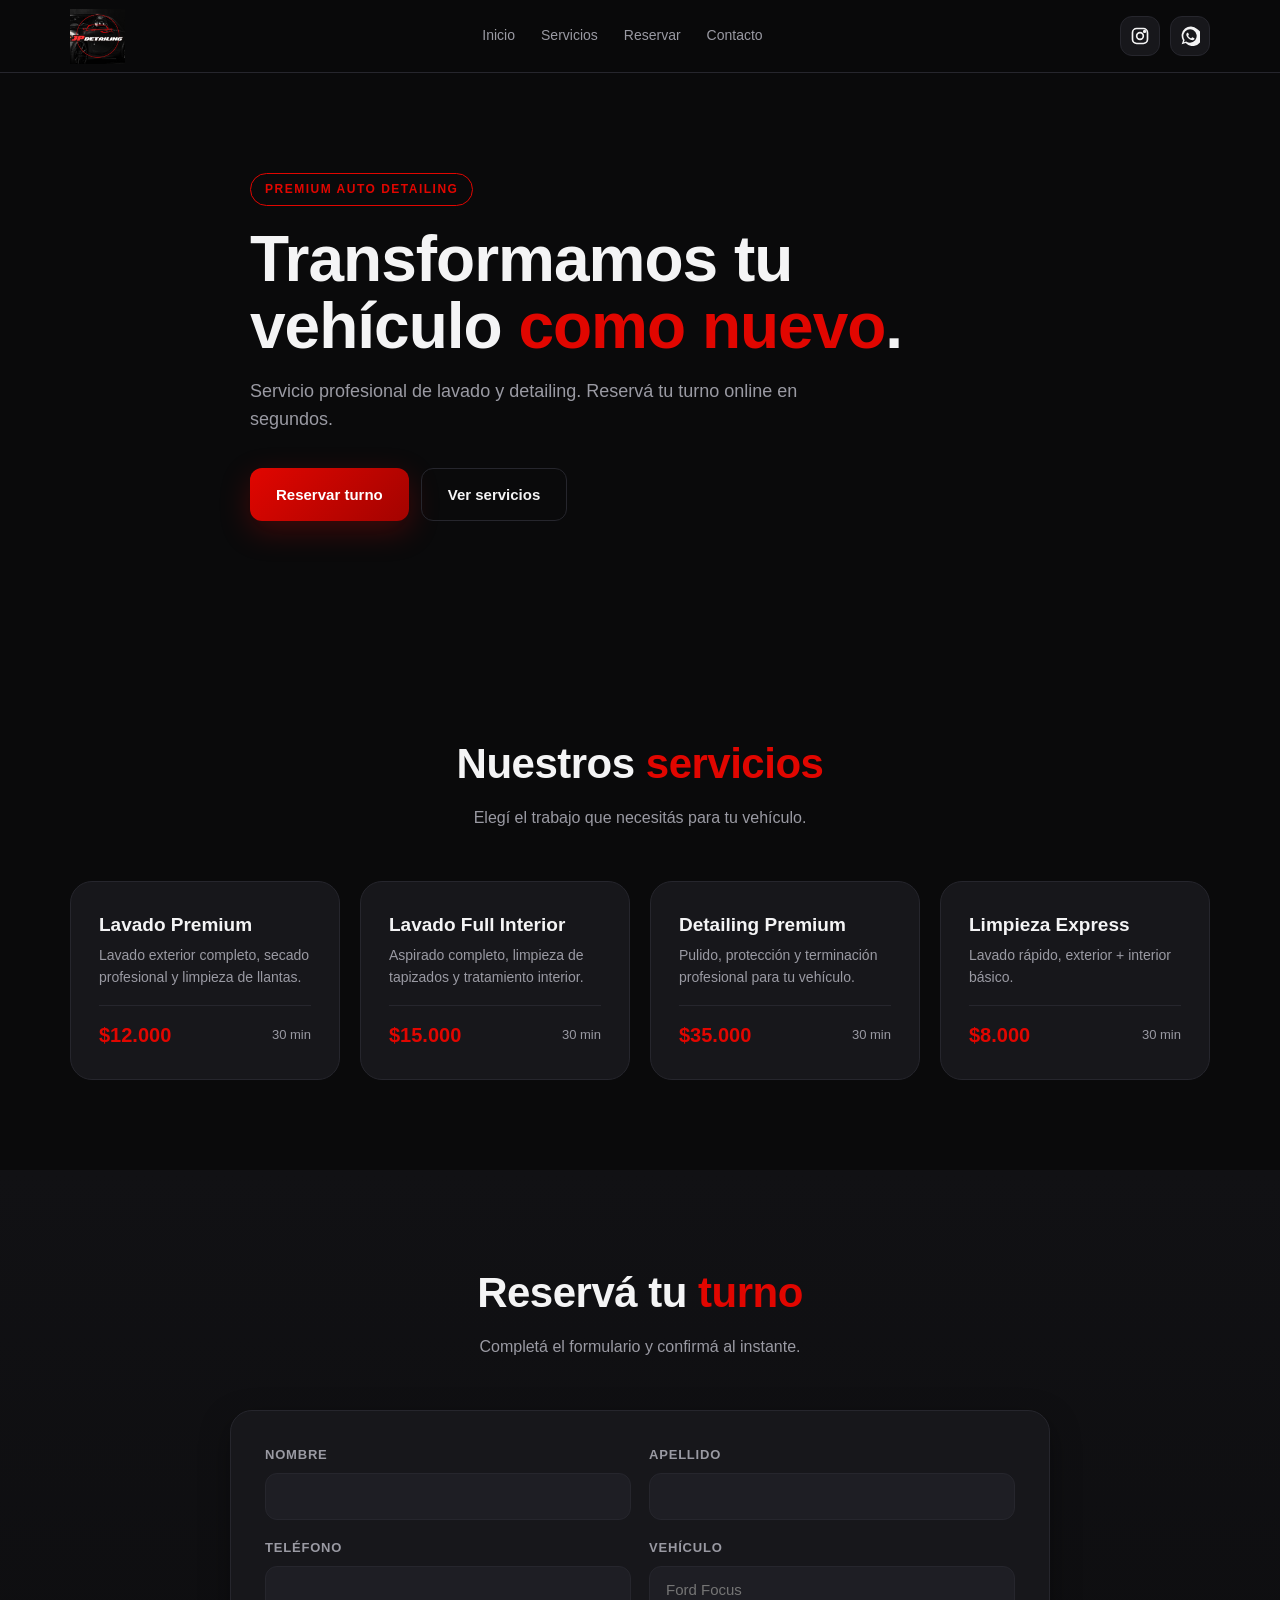
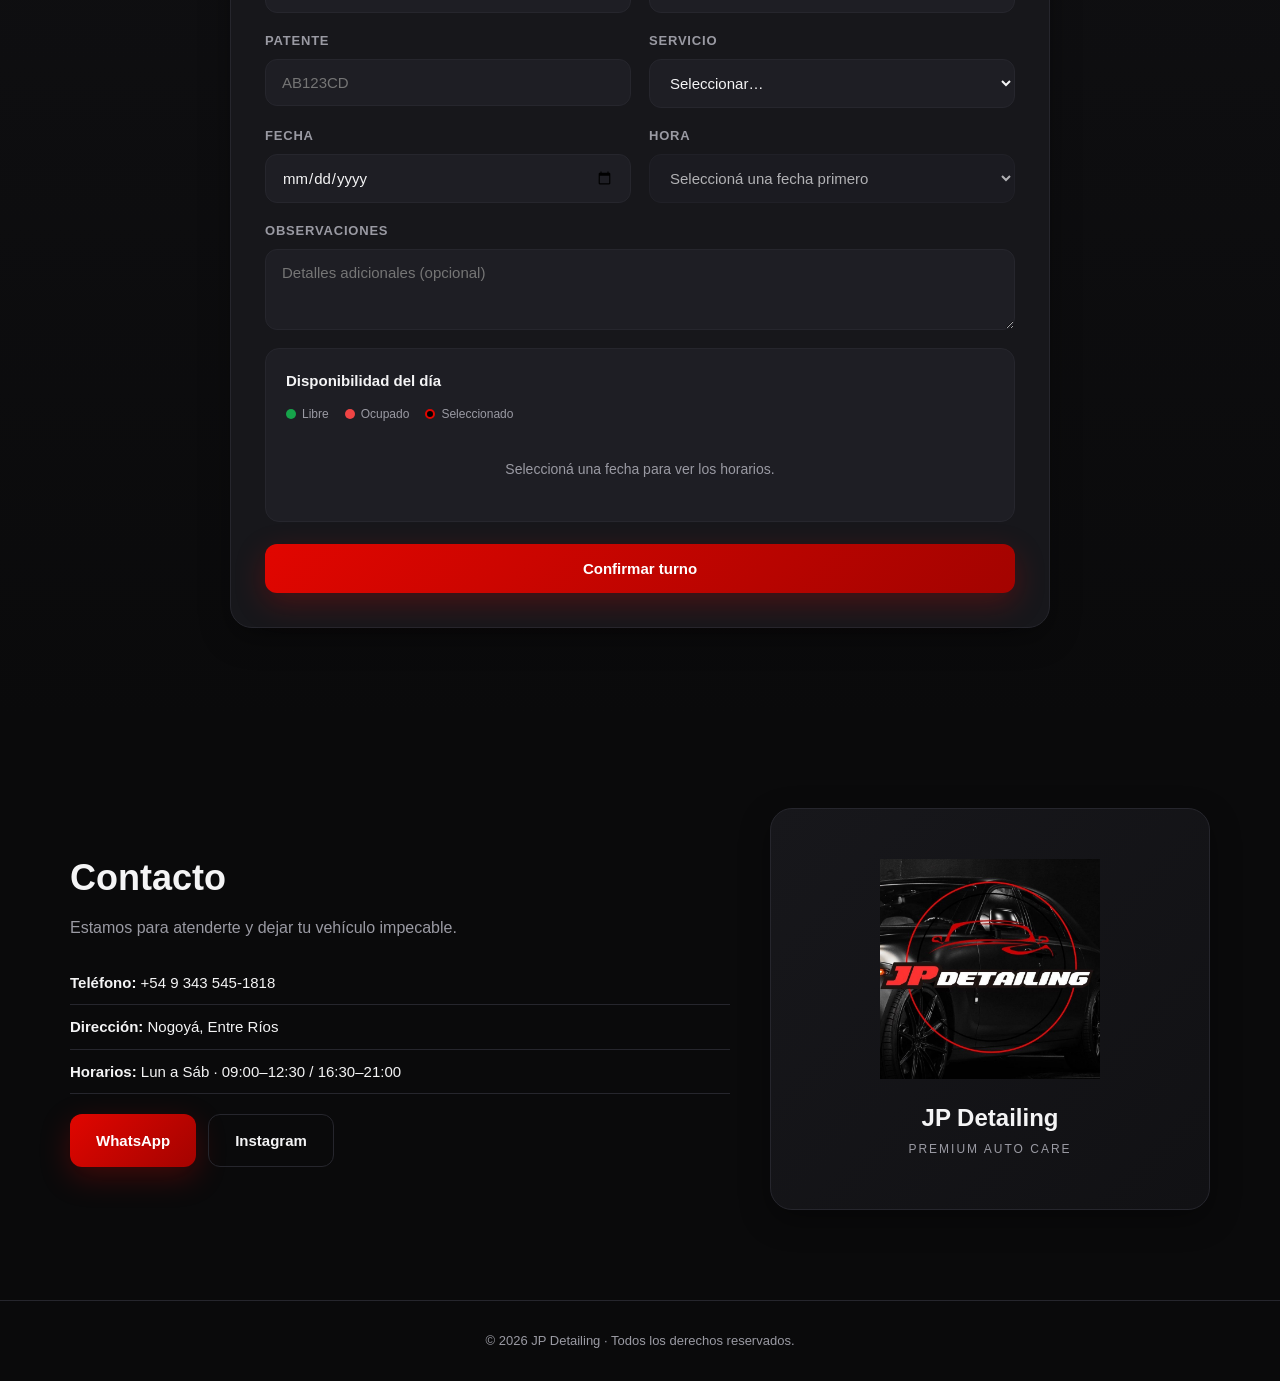
<file: index.html>
<!DOCTYPE html>
<html lang="es">
<head>
<meta charset="UTF-8" />
<meta name="viewport" content="width=device-width, initial-scale=1.0" />
<title>JP Detailing — Turnos Premium</title>
<meta name="description" content="Reservá tu turno en JP Detailing. Lavado premium, detailing y cuidado profesional de tu vehículo." />
<link rel="stylesheet" href="/style.css" />
</head>
<body>

<!-- HEADER -->
<header class="header">
  <div class="container header-inner">
    <a href="#inicio" class="logo">
    <img src="logolavadero.jpg" alt="JP Detailing" class="logo-img">
</a>
    <nav class="nav" id="nav">
      <a href="#inicio">Inicio</a>
      <a href="#servicios">Servicios</a>
      <a href="#reservar">Reservar</a>
      <a href="#contacto">Contacto</a>
    </nav>
    <div class="header-actions">
      <a class="btn-icon" href="https://instagram.com/jpdetailing" target="_blank" rel="noopener" aria-label="Instagram">
        <svg viewBox="0 0 24 24" fill="none" stroke="currentColor" stroke-width="2"><rect x="3" y="3" width="18" height="18" rx="5"/><circle cx="12" cy="12" r="4"/><circle cx="17.5" cy="6.5" r="1" fill="currentColor"/></svg>
      </a>
      <a class="btn-icon whatsapp" href="https://wa.me/5493435451818" target="_blank" rel="noopener" aria-label="WhatsApp">
        <svg viewBox="0 0 24 24" fill="currentColor"><path d="M20.5 3.5A11 11 0 003.6 17.3L2 22l4.9-1.6A11 11 0 1020.5 3.5zM12 20a8 8 0 01-4.1-1.1l-.3-.2-2.9.9.9-2.8-.2-.3A8 8 0 1112 20zm4.4-5.6c-.2-.1-1.4-.7-1.6-.8-.2-.1-.4-.1-.5.1-.2.2-.6.8-.7.9-.1.1-.3.2-.5.1-.2-.1-1-.4-1.9-1.2-.7-.6-1.2-1.4-1.3-1.6-.1-.2 0-.4.1-.5l.4-.4c.1-.1.2-.3.2-.4.1-.2 0-.3 0-.4l-.7-1.7c-.2-.5-.4-.4-.5-.4h-.4c-.2 0-.4.1-.6.3-.2.2-.8.8-.8 2s.8 2.3.9 2.4c.1.2 1.7 2.6 4.2 3.6.6.3 1 .4 1.4.5.6.2 1.1.2 1.5.1.5-.1 1.4-.6 1.6-1.1.2-.5.2-1 .1-1.1-.1-.1-.3-.2-.5-.3z"/></svg>
      </a>
      <button class="burger" id="burger" aria-label="Menú">
        <span></span><span></span><span></span>
      </button>
    </div>
  </div>
</header>

<!-- HERO -->
<section class="hero" id="inicio">
  <div class="hero-bg"></div>
  <div class="container hero-content">
    <span class="tag">Premium Auto Detailing</span>
    <h1>Transformamos tu vehículo <span class="accent">como nuevo</span>.</h1>
    <p>Servicio profesional de lavado y detailing. Reservá tu turno online en segundos.</p>
    <div class="hero-actions">
      <a href="#reservar" class="btn btn-primary">Reservar turno</a>
      <a href="#servicios" class="btn btn-ghost">Ver servicios</a>
    </div>
  </div>
</section>

<!-- SERVICIOS -->
<section class="section" id="servicios">
  <div class="container">
    <div class="section-head">
      <h2>Nuestros <span class="accent">servicios</span></h2>
      <p>Elegí el trabajo que necesitás para tu vehículo.</p>
    </div>
    <div class="services-grid" id="serviciosGrid"></div>
  </div>
</section>

<!-- RESERVAR -->
<section class="section section-dark" id="reservar">
  <div class="container">
    <div class="section-head">
      <h2>Reservá tu <span class="accent">turno</span></h2>
      <p>Completá el formulario y confirmá al instante.</p>
    </div>

    <form class="reserva-form" id="reservaForm" novalidate>
      <div class="grid-2">
        <div class="field">
          <label for="nombre">Nombre</label>
          <input id="nombre" name="nombre" type="text" required />
        </div>
        <div class="field">
          <label for="apellido">Apellido</label>
          <input id="apellido" name="apellido" type="text" required />
        </div>
        <div class="field">
          <label for="telefono">Teléfono</label>
          <input id="telefono" name="telefono" type="tel" required />
        </div>
        <div class="field">
          <label for="vehiculo">Vehículo</label>
          <input id="vehiculo" name="vehiculo" type="text" placeholder="Ford Focus" required />
        </div>
        <div class="field">
          <label for="patente">Patente</label>
          <input id="patente" name="patente" type="text" placeholder="AB123CD" required />
        </div>
        <div class="field">
          <label for="servicio">Servicio</label>
          <select id="servicio" name="servicio" required>
            <option value="">Seleccionar…</option>
          </select>
        </div>
        <div class="field">
          <label for="fecha">Fecha</label>
          <input id="fecha" name="fecha" type="date" required />
        </div>
        <div class="field">
          <label for="hora">Hora</label>
          <select id="hora" name="hora" required disabled>
            <option value="">Seleccioná una fecha primero</option>
          </select>
        </div>
      </div>

      <div class="field">
        <label for="observaciones">Observaciones</label>
        <textarea id="observaciones" name="observaciones" rows="3" placeholder="Detalles adicionales (opcional)"></textarea>
      </div>

      <div class="calendar-block">
        <h3>Disponibilidad del día</h3>
        <div class="legend">
          <span><i class="dot free"></i>Libre</span>
          <span><i class="dot busy"></i>Ocupado</span>
          <span><i class="dot selected"></i>Seleccionado</span>
        </div>
        <div class="slots" id="slots"></div>
      </div>

      <button type="submit" class="btn btn-primary btn-full" id="submitBtn">Confirmar turno</button>
    </form>
  </div>
</section>

<!-- CONTACTO -->
<section class="section" id="contacto">
  <div class="container contact-grid">
    <div>
      <h2>Contacto</h2>
      <p class="muted">Estamos para atenderte y dejar tu vehículo impecable.</p>
      <ul class="contact-list">
        <li><strong>Teléfono:</strong> +54 9 343 545-1818</li>
        <li><strong>Dirección:</strong> Nogoyá, Entre Ríos</li>
        <li><strong>Horarios:</strong> Lun a Sáb · 09:00–12:30 / 16:30–21:00</li>
      </ul>
      <div class="contact-actions">
        <a href="https://wa.me/5493435451818" class="btn btn-primary" target="_blank" rel="noopener">WhatsApp</a>
        <a href="https://instagram.com/jpdetailing" class="btn btn-ghost" target="_blank" rel="noopener">Instagram</a>
      </div>
    </div>
    <div class="contact-card">
      <div class="contact-card-inner">
        <img src="logolavadero.jpg" alt="JP Detailing" class="contact-logo">
        <h3>JP Detailing</h3>
        <p>Premium Auto Care</p>
      </div>
    </div>
  </div>
</section>

<footer class="footer">
  <div class="container">
    <p>© <span id="year"></span> JP Detailing · Todos los derechos reservados.</p>
  </div>
</footer>

<!-- MODAL CONFIRMACION -->
<div class="modal" id="modalConfirm" role="dialog" aria-hidden="true">
  <div class="modal-backdrop"></div>
  <div class="modal-card">
    <div class="modal-check">✓</div>
    <h3>¡Turno reservado correctamente!</h3>
    <p class="muted">JP Detailing recibió tu solicitud.</p>
    <ul class="resume" id="resume"></ul>
    <div class="modal-actions">
      <button class="btn btn-primary" id="modalClose">Listo</button>
    </div>
  </div>
</div>

<!-- ALERTA -->
<div class="alert" id="alert" role="alert"></div>

<!-- LOADING -->
<div class="loading" id="loading" aria-hidden="true"><div class="spinner"></div></div>

<script src="/script.js"></script>
</body>
</html>
</file>
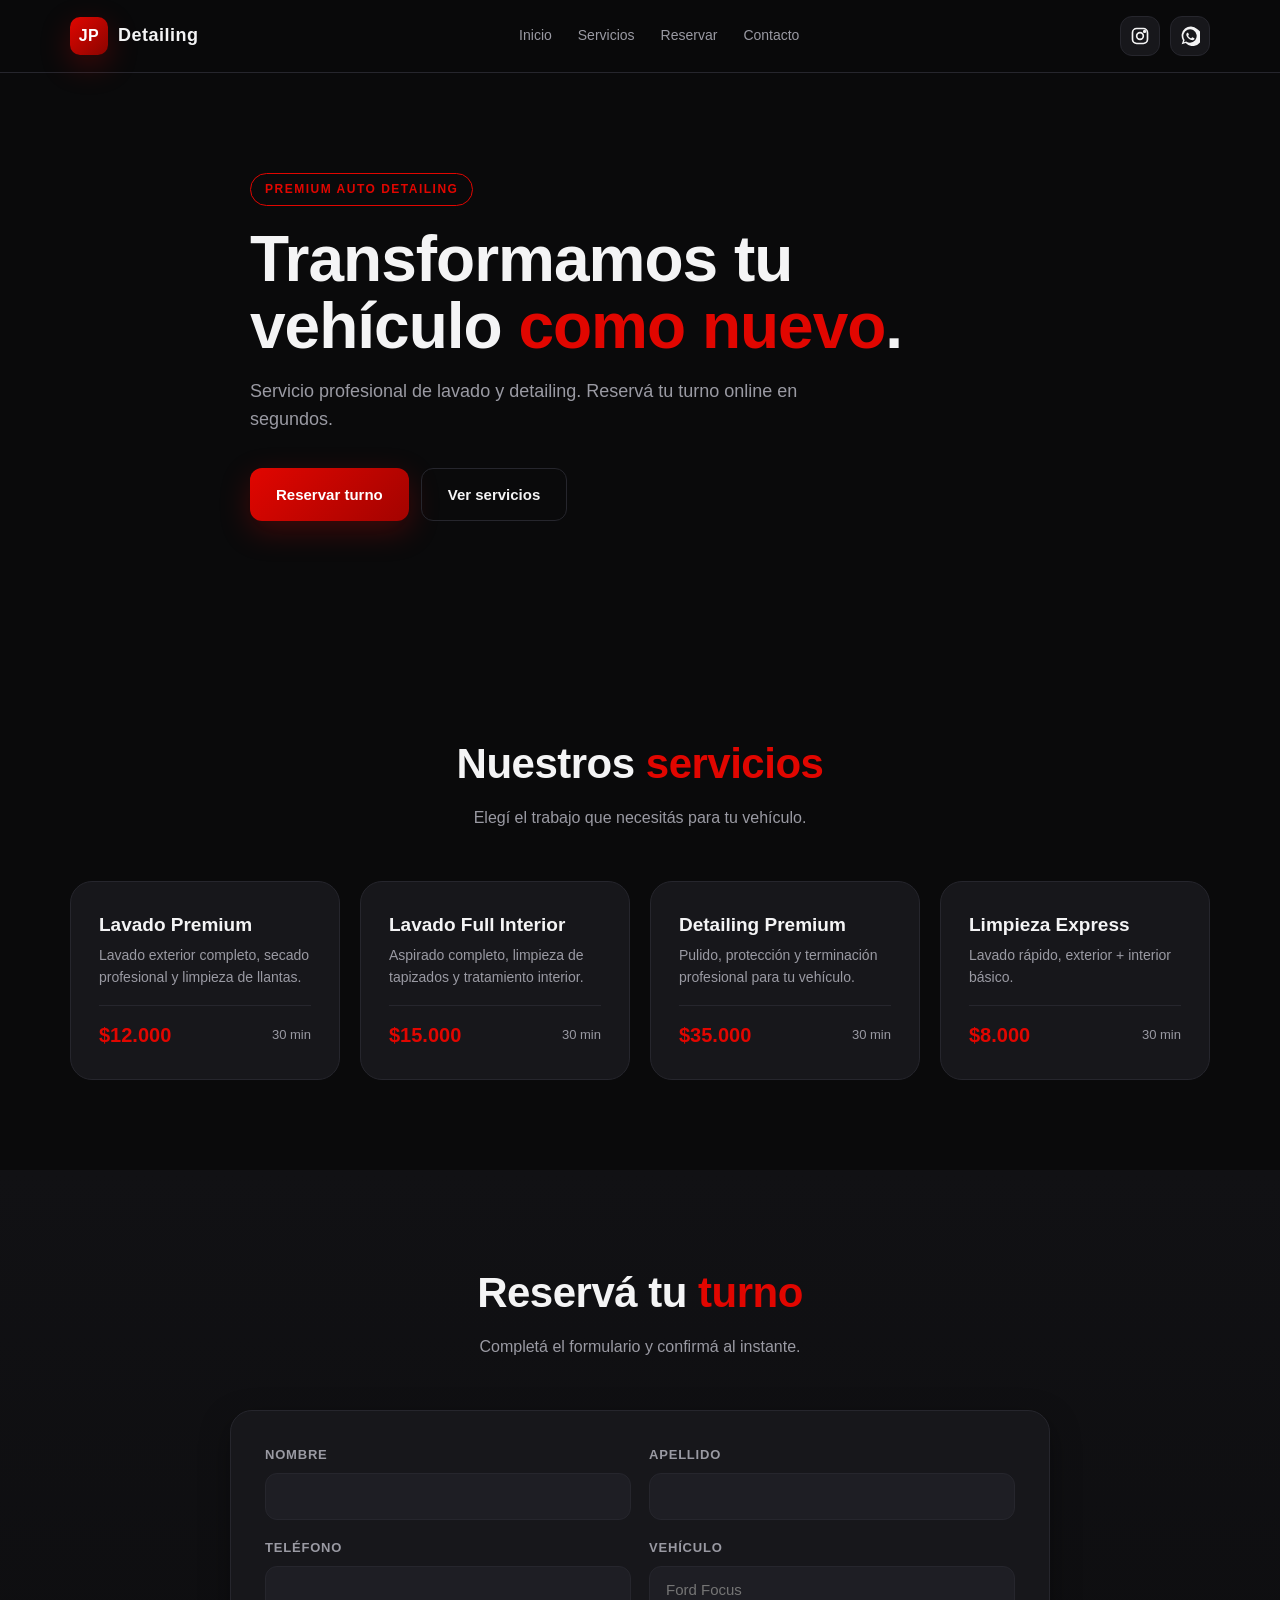
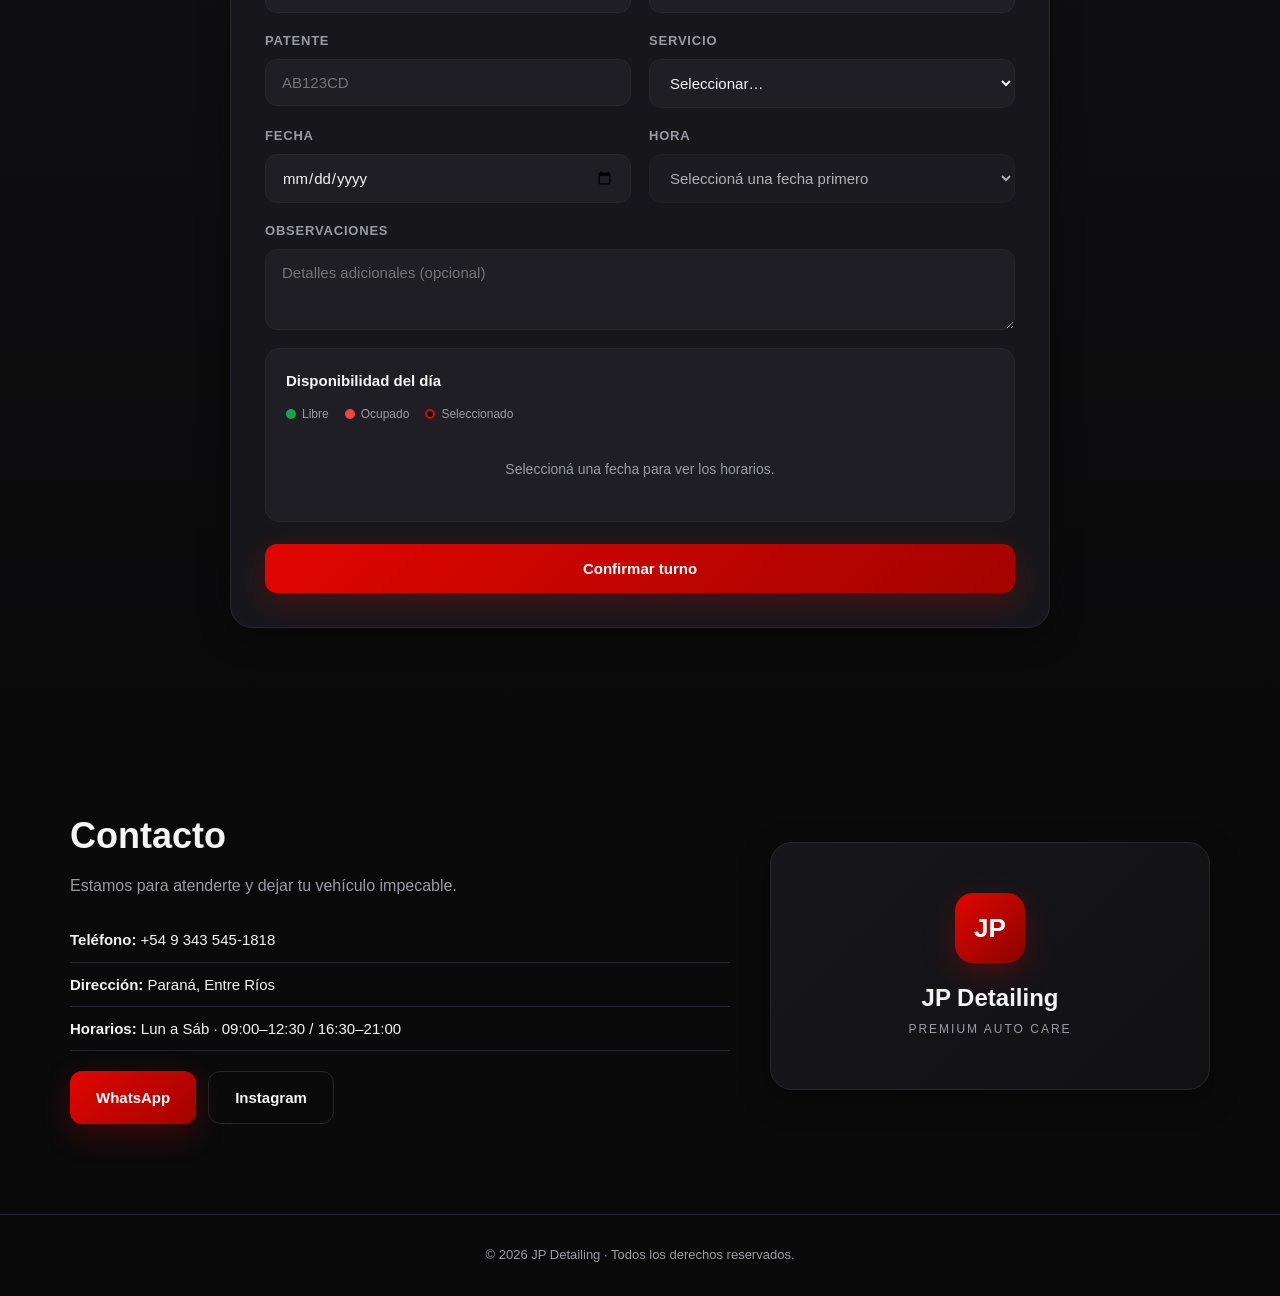
<file: app.html>
<!DOCTYPE html>
<html lang="es">
<head>
<meta charset="UTF-8" />
<meta name="viewport" content="width=device-width, initial-scale=1.0" />
<title>JP Detailing — Turnos Premium</title>
<meta name="description" content="Reservá tu turno en JP Detailing. Lavado premium, detailing y cuidado profesional de tu vehículo." />
<link rel="stylesheet" href="/style.css" />
</head>
<body>

<!-- HEADER -->
<header class="header">
  <div class="container header-inner">
    <a href="#inicio" class="logo">
      <span class="logo-mark">JP</span>
      <span class="logo-text">Detailing</span>
    </a>
    <nav class="nav" id="nav">
      <a href="#inicio">Inicio</a>
      <a href="#servicios">Servicios</a>
      <a href="#reservar">Reservar</a>
      <a href="#contacto">Contacto</a>
    </nav>
    <div class="header-actions">
      <a class="btn-icon" href="https://instagram.com/jpdetailing" target="_blank" rel="noopener" aria-label="Instagram">
        <svg viewBox="0 0 24 24" fill="none" stroke="currentColor" stroke-width="2"><rect x="3" y="3" width="18" height="18" rx="5"/><circle cx="12" cy="12" r="4"/><circle cx="17.5" cy="6.5" r="1" fill="currentColor"/></svg>
      </a>
      <a class="btn-icon whatsapp" href="https://wa.me/5493435451818" target="_blank" rel="noopener" aria-label="WhatsApp">
        <svg viewBox="0 0 24 24" fill="currentColor"><path d="M20.5 3.5A11 11 0 003.6 17.3L2 22l4.9-1.6A11 11 0 1020.5 3.5zM12 20a8 8 0 01-4.1-1.1l-.3-.2-2.9.9.9-2.8-.2-.3A8 8 0 1112 20zm4.4-5.6c-.2-.1-1.4-.7-1.6-.8-.2-.1-.4-.1-.5.1-.2.2-.6.8-.7.9-.1.1-.3.2-.5.1-.2-.1-1-.4-1.9-1.2-.7-.6-1.2-1.4-1.3-1.6-.1-.2 0-.4.1-.5l.4-.4c.1-.1.2-.3.2-.4.1-.2 0-.3 0-.4l-.7-1.7c-.2-.5-.4-.4-.5-.4h-.4c-.2 0-.4.1-.6.3-.2.2-.8.8-.8 2s.8 2.3.9 2.4c.1.2 1.7 2.6 4.2 3.6.6.3 1 .4 1.4.5.6.2 1.1.2 1.5.1.5-.1 1.4-.6 1.6-1.1.2-.5.2-1 .1-1.1-.1-.1-.3-.2-.5-.3z"/></svg>
      </a>
      <button class="burger" id="burger" aria-label="Menú">
        <span></span><span></span><span></span>
      </button>
    </div>
  </div>
</header>

<!-- HERO -->
<section class="hero" id="inicio">
  <div class="hero-bg"></div>
  <div class="container hero-content">
    <span class="tag">Premium Auto Detailing</span>
    <h1>Transformamos tu vehículo <span class="accent">como nuevo</span>.</h1>
    <p>Servicio profesional de lavado y detailing. Reservá tu turno online en segundos.</p>
    <div class="hero-actions">
      <a href="#reservar" class="btn btn-primary">Reservar turno</a>
      <a href="#servicios" class="btn btn-ghost">Ver servicios</a>
    </div>
  </div>
</section>

<!-- SERVICIOS -->
<section class="section" id="servicios">
  <div class="container">
    <div class="section-head">
      <h2>Nuestros <span class="accent">servicios</span></h2>
      <p>Elegí el trabajo que necesitás para tu vehículo.</p>
    </div>
    <div class="services-grid" id="serviciosGrid"></div>
  </div>
</section>

<!-- RESERVAR -->
<section class="section section-dark" id="reservar">
  <div class="container">
    <div class="section-head">
      <h2>Reservá tu <span class="accent">turno</span></h2>
      <p>Completá el formulario y confirmá al instante.</p>
    </div>

    <form class="reserva-form" id="reservaForm" novalidate>
      <div class="grid-2">
        <div class="field">
          <label for="nombre">Nombre</label>
          <input id="nombre" name="nombre" type="text" required />
        </div>
        <div class="field">
          <label for="apellido">Apellido</label>
          <input id="apellido" name="apellido" type="text" required />
        </div>
        <div class="field">
          <label for="telefono">Teléfono</label>
          <input id="telefono" name="telefono" type="tel" required />
        </div>
        <div class="field">
          <label for="vehiculo">Vehículo</label>
          <input id="vehiculo" name="vehiculo" type="text" placeholder="Ford Focus" required />
        </div>
        <div class="field">
          <label for="patente">Patente</label>
          <input id="patente" name="patente" type="text" placeholder="AB123CD" required />
        </div>
        <div class="field">
          <label for="servicio">Servicio</label>
          <select id="servicio" name="servicio" required>
            <option value="">Seleccionar…</option>
          </select>
        </div>
        <div class="field">
          <label for="fecha">Fecha</label>
          <input id="fecha" name="fecha" type="date" required />
        </div>
        <div class="field">
          <label for="hora">Hora</label>
          <select id="hora" name="hora" required disabled>
            <option value="">Seleccioná una fecha primero</option>
          </select>
        </div>
      </div>

      <div class="field">
        <label for="observaciones">Observaciones</label>
        <textarea id="observaciones" name="observaciones" rows="3" placeholder="Detalles adicionales (opcional)"></textarea>
      </div>

      <div class="calendar-block">
        <h3>Disponibilidad del día</h3>
        <div class="legend">
          <span><i class="dot free"></i>Libre</span>
          <span><i class="dot busy"></i>Ocupado</span>
          <span><i class="dot selected"></i>Seleccionado</span>
        </div>
        <div class="slots" id="slots"></div>
      </div>

      <button type="submit" class="btn btn-primary btn-full" id="submitBtn">Confirmar turno</button>
    </form>
  </div>
</section>

<!-- CONTACTO -->
<section class="section" id="contacto">
  <div class="container contact-grid">
    <div>
      <h2>Contacto</h2>
      <p class="muted">Estamos para atenderte y dejar tu vehículo impecable.</p>
      <ul class="contact-list">
        <li><strong>Teléfono:</strong> +54 9 343 545-1818</li>
        <li><strong>Dirección:</strong> Paraná, Entre Ríos</li>
        <li><strong>Horarios:</strong> Lun a Sáb · 09:00–12:30 / 16:30–21:00</li>
      </ul>
      <div class="contact-actions">
        <a href="https://wa.me/5493435451818" class="btn btn-primary" target="_blank" rel="noopener">WhatsApp</a>
        <a href="https://instagram.com/jpdetailing" class="btn btn-ghost" target="_blank" rel="noopener">Instagram</a>
      </div>
    </div>
    <div class="contact-card">
      <div class="contact-card-inner">
        <span class="logo-mark big">JP</span>
        <h3>JP Detailing</h3>
        <p>Premium Auto Care</p>
      </div>
    </div>
  </div>
</section>

<footer class="footer">
  <div class="container">
    <p>© <span id="year"></span> JP Detailing · Todos los derechos reservados.</p>
  </div>
</footer>

<!-- MODAL CONFIRMACION -->
<div class="modal" id="modalConfirm" role="dialog" aria-hidden="true">
  <div class="modal-backdrop"></div>
  <div class="modal-card">
    <div class="modal-check">✓</div>
    <h3>¡Turno reservado correctamente!</h3>
    <p class="muted">JP Detailing recibió tu solicitud.</p>
    <ul class="resume" id="resume"></ul>
    <div class="modal-actions">
      <button class="btn btn-primary" id="modalClose">Listo</button>
    </div>
  </div>
</div>

<!-- ALERTA -->
<div class="alert" id="alert" role="alert"></div>

<!-- LOADING -->
<div class="loading" id="loading" aria-hidden="true"><div class="spinner"></div></div>

<script src="/script.js"></script>
</body>
</html>
</file>
<file: style.css>
/* ===== JP Detailing — Estilos ===== */
*,*::before,*::after{box-sizing:border-box;margin:0;padding:0}
:root{
  --bg:#0a0a0b;
  --bg-2:#111114;
  --surface:#17171b;
  --surface-2:#1e1e24;
  --border:#26262d;
  --text:#f4f4f5;
  --muted:#9a9aa3;
  --red:#e10600;
  --red-2:#ff2b1f;
  --white:#fff;
  --radius:14px;
  --radius-lg:22px;
  --shadow:0 10px 30px rgba(0,0,0,.35);
  --shadow-red:0 10px 30px rgba(225,6,0,.25);
  --trans:.25s ease;
  font-family:-apple-system,BlinkMacSystemFont,"Segoe UI",Roboto,Helvetica,Arial,sans-serif;
}
html,body{background:var(--bg);color:var(--text);overflow-x:hidden;scroll-behavior:smooth}
body{line-height:1.55;-webkit-font-smoothing:antialiased}
a{color:inherit;text-decoration:none}
img{max-width:100%;display:block}
.container{width:100%;max-width:1180px;margin:0 auto;padding:0 20px}
.accent{color:var(--red)}
.muted{color:var(--muted)}

/* HEADER */
.header{position:sticky;top:0;z-index:50;background:rgba(10,10,11,.85);backdrop-filter:blur(10px);border-bottom:1px solid var(--border)}
.header-inner{display:flex;align-items:center;justify-content:space-between;height:72px;gap:20px}
.logo{display:flex;align-items:center;gap:10px;font-weight:800;letter-spacing:.5px}
.logo-mark{display:inline-grid;place-items:center;width:38px;height:38px;border-radius:10px;background:linear-gradient(135deg,var(--red),#8a0400);color:#fff;font-weight:900;box-shadow:var(--shadow-red)}
.logo-mark.big{width:70px;height:70px;font-size:26px;border-radius:18px}
.logo-text{font-size:18px}
.nav{display:flex;gap:26px}
.nav a{color:var(--muted);font-size:14px;font-weight:500;transition:color var(--trans);position:relative}
.nav a:hover{color:var(--white)}
.nav a::after{content:"";position:absolute;left:0;bottom:-6px;width:0;height:2px;background:var(--red);transition:width var(--trans)}
.nav a:hover::after{width:100%}
.header-actions{display:flex;align-items:center;gap:10px}
.btn-icon{display:grid;place-items:center;width:40px;height:40px;border-radius:12px;background:var(--surface);border:1px solid var(--border);color:var(--text);transition:all var(--trans)}
.btn-icon svg{width:20px;height:20px}
.btn-icon:hover{border-color:var(--red);color:var(--red);transform:translateY(-2px)}
.btn-icon.whatsapp:hover{background:#25D366;border-color:#25D366;color:#000}
.burger{display:none;flex-direction:column;gap:4px;width:40px;height:40px;background:var(--surface);border:1px solid var(--border);border-radius:12px;cursor:pointer;padding:11px 10px}
.burger span{display:block;height:2px;background:var(--text);border-radius:2px;transition:all var(--trans)}

/* BUTTONS */
.btn{display:inline-flex;align-items:center;justify-content:center;gap:8px;padding:14px 26px;border:none;border-radius:12px;font-size:15px;font-weight:600;cursor:pointer;transition:all var(--trans);font-family:inherit}
.btn-primary{background:linear-gradient(135deg,var(--red),#a30300);color:#fff;box-shadow:var(--shadow-red)}
.btn-primary:hover{transform:translateY(-2px);box-shadow:0 15px 35px rgba(225,6,0,.4)}
.btn-ghost{background:transparent;color:var(--text);border:1px solid var(--border)}
.btn-ghost:hover{border-color:var(--red);color:var(--red)}
.btn-full{width:100%;padding:16px}

/* HERO */
.hero{position:relative;padding:100px 0 120px;overflow:hidden}
.hero-bg{position:absolute;inset:0;background:
  radial-gradient(1000px 500px at 80% 20%,rgba(225,6,0,.25),transparent 60%),
  radial-gradient(700px 400px at 10% 80%,rgba(225,6,0,.12),transparent 60%),
  linear-gradient(180deg,#050505,#0a0a0b);
  z-index:-1}
.hero-content{max-width:820px;animation:fadeUp .8s ease both}
.tag{display:inline-block;padding:6px 14px;border:1px solid var(--red);color:var(--red);font-size:12px;font-weight:600;letter-spacing:1.5px;border-radius:999px;text-transform:uppercase;margin-bottom:20px}
.hero h1{font-size:clamp(36px,6vw,64px);line-height:1.05;font-weight:800;letter-spacing:-1px}
.hero p{margin-top:18px;font-size:18px;color:var(--muted);max-width:600px}
.hero-actions{margin-top:34px;display:flex;flex-wrap:wrap;gap:12px}

/* SECTIONS */
.section{padding:90px 0}
.section-dark{background:linear-gradient(180deg,var(--bg-2),var(--bg))}
.section-head{text-align:center;margin-bottom:50px;animation:fadeUp .6s ease both}
.section-head h2{font-size:clamp(28px,4vw,42px);font-weight:800;letter-spacing:-.5px}
.section-head p{margin-top:10px;color:var(--muted)}

/* SERVICIOS */
.services-grid{display:grid;grid-template-columns:repeat(auto-fill,minmax(260px,1fr));gap:20px}
.service-card{background:var(--surface);border:1px solid var(--border);border-radius:var(--radius-lg);padding:28px;cursor:pointer;transition:all var(--trans);position:relative;overflow:hidden}
.service-card::before{content:"";position:absolute;top:0;left:0;right:0;height:3px;background:var(--red);transform:scaleX(0);transform-origin:left;transition:transform var(--trans)}
.service-card:hover{transform:translateY(-6px);border-color:var(--red);box-shadow:var(--shadow-red)}
.service-card:hover::before{transform:scaleX(1)}
.service-card.active{border-color:var(--red);box-shadow:var(--shadow-red)}
.service-card.active::before{transform:scaleX(1)}
.service-card h3{font-size:19px;font-weight:700;margin-bottom:6px}
.service-card .desc{color:var(--muted);font-size:14px;min-height:42px;margin-bottom:16px}
.service-card .meta{display:flex;justify-content:space-between;align-items:center;padding-top:14px;border-top:1px solid var(--border)}
.service-card .price{color:var(--red);font-weight:800;font-size:20px}
.service-card .dur{color:var(--muted);font-size:13px}

/* FORM */
.reserva-form{max-width:820px;margin:0 auto;background:var(--surface);border:1px solid var(--border);border-radius:var(--radius-lg);padding:34px;box-shadow:var(--shadow)}
.grid-2{display:grid;grid-template-columns:1fr 1fr;gap:18px;margin-bottom:18px}
.field{display:flex;flex-direction:column;gap:8px;margin-bottom:18px}
.grid-2 .field{margin-bottom:0}
.field label{font-size:13px;font-weight:600;color:var(--muted);text-transform:uppercase;letter-spacing:.8px}
.field input,.field select,.field textarea{width:100%;padding:14px 16px;background:var(--surface-2);border:1px solid var(--border);border-radius:12px;color:var(--text);font-size:15px;font-family:inherit;transition:all var(--trans)}
.field input:focus,.field select:focus,.field textarea:focus{outline:none;border-color:var(--red);background:#1a1a20}
.field textarea{resize:vertical;min-height:80px}

/* CALENDAR */
.calendar-block{background:var(--surface-2);border:1px solid var(--border);border-radius:14px;padding:20px;margin-bottom:22px}
.calendar-block h3{font-size:15px;font-weight:700;margin-bottom:12px}
.legend{display:flex;gap:16px;flex-wrap:wrap;margin-bottom:16px;font-size:12px;color:var(--muted)}
.legend span{display:flex;align-items:center;gap:6px}
.dot{display:inline-block;width:10px;height:10px;border-radius:50%}
.dot.free{background:#16a34a}
.dot.busy{background:#ef4444}
.dot.selected{background:#000;border:2px solid var(--red)}
.slots{display:grid;grid-template-columns:repeat(auto-fill,minmax(80px,1fr));gap:8px}
.slot{padding:10px;border-radius:10px;text-align:center;font-size:14px;font-weight:600;cursor:pointer;transition:all var(--trans);border:2px solid transparent}
.slot.free{background:rgba(22,163,74,.15);color:#4ade80;border-color:rgba(22,163,74,.3)}
.slot.free:hover{background:rgba(22,163,74,.3);transform:translateY(-2px)}
.slot.busy{background:rgba(239,68,68,.15);color:#f87171;cursor:not-allowed;opacity:.7}
.slot.selected{background:#000;color:var(--red);border-color:var(--red);box-shadow:var(--shadow-red)}
.slots-empty{grid-column:1/-1;text-align:center;color:var(--muted);padding:20px;font-size:14px}

/* CONTACTO */
.contact-grid{display:grid;grid-template-columns:1.2fr .8fr;gap:40px;align-items:center}
.contact-grid h2{font-size:36px;font-weight:800;margin-bottom:10px}
.contact-list{list-style:none;margin:20px 0}
.contact-list li{padding:10px 0;border-bottom:1px solid var(--border);font-size:15px}
.contact-actions{display:flex;gap:12px;margin-top:20px;flex-wrap:wrap}
.contact-card{background:linear-gradient(135deg,var(--surface),var(--bg-2));border:1px solid var(--border);border-radius:var(--radius-lg);padding:50px;text-align:center;box-shadow:var(--shadow)}
.contact-card-inner h3{margin-top:16px;font-size:24px;font-weight:800}
.contact-card-inner p{color:var(--muted);margin-top:4px;letter-spacing:2px;font-size:12px;text-transform:uppercase}

/* FOOTER */
.footer{padding:30px 0;border-top:1px solid var(--border);text-align:center;color:var(--muted);font-size:13px}

/* MODAL */
.modal{position:fixed;inset:0;z-index:100;display:none;align-items:center;justify-content:center;padding:20px}
.modal.open{display:flex;animation:fadeIn .25s ease}
.modal-backdrop{position:absolute;inset:0;background:rgba(0,0,0,.75);backdrop-filter:blur(6px)}
.modal-card{position:relative;background:var(--surface);border:1px solid var(--border);border-radius:22px;padding:40px 30px;max-width:440px;width:100%;text-align:center;box-shadow:var(--shadow);animation:popIn .35s ease}
.modal-check{width:70px;height:70px;margin:0 auto 20px;border-radius:50%;background:linear-gradient(135deg,var(--red),#8a0400);display:grid;place-items:center;font-size:36px;font-weight:900;color:#fff;box-shadow:var(--shadow-red)}
.modal-card h3{font-size:22px;font-weight:800;margin-bottom:6px}
.resume{list-style:none;text-align:left;margin:24px 0;background:var(--surface-2);border-radius:12px;padding:18px}
.resume li{padding:8px 0;border-bottom:1px solid var(--border);font-size:14px;display:flex;justify-content:space-between;gap:10px}
.resume li:last-child{border-bottom:none}
.resume li strong{color:var(--muted);font-weight:600}
.modal-actions{display:flex;justify-content:center;gap:10px}

/* ALERTA */
.alert{position:fixed;top:20px;right:20px;left:20px;max-width:400px;margin-left:auto;background:var(--surface);border:1px solid var(--red);border-left:4px solid var(--red);border-radius:12px;padding:16px 20px;color:var(--text);box-shadow:var(--shadow);z-index:200;transform:translateX(120%);transition:transform .35s ease;font-size:14px}
.alert.show{transform:translateX(0)}
.alert.success{border-color:#16a34a;border-left-color:#16a34a}

/* LOADING */
.loading{position:fixed;inset:0;z-index:150;background:rgba(0,0,0,.7);backdrop-filter:blur(4px);display:none;align-items:center;justify-content:center}
.loading.show{display:flex}
.spinner{width:50px;height:50px;border:4px solid var(--border);border-top-color:var(--red);border-radius:50%;animation:spin 1s linear infinite}

/* ANIMS */
@keyframes fadeUp{from{opacity:0;transform:translateY(20px)}to{opacity:1;transform:translateY(0)}}
@keyframes fadeIn{from{opacity:0}to{opacity:1}}
@keyframes popIn{from{opacity:0;transform:scale(.9)}to{opacity:1;transform:scale(1)}}
@keyframes spin{to{transform:rotate(360deg)}}

/* RESPONSIVE */
@media(max-width:820px){
  .nav{display:none;position:absolute;top:72px;left:0;right:0;background:var(--bg-2);flex-direction:column;padding:20px;gap:14px;border-bottom:1px solid var(--border)}
  .nav.open{display:flex}
  .burger{display:flex}
  .grid-2{grid-template-columns:1fr}
  .contact-grid{grid-template-columns:1fr}
  .hero{padding:70px 0 90px}
  .section{padding:60px 0}
  .reserva-form{padding:22px}
  .slots{grid-template-columns:repeat(auto-fill,minmax(70px,1fr))}
}
@media(max-width:480px){
  .header-actions .btn-icon:nth-child(1){display:none}
  .btn{padding:13px 20px;font-size:14px}
}
.logo-img {
    height: 55px;
    width: auto;
    object-fit: contain;
    display: block;
}
.contact-logo{
    width: 220px;
    height: auto;
    display: block;
    margin: 0 auto 20px;
    object-fit: contain;
}
</file>
